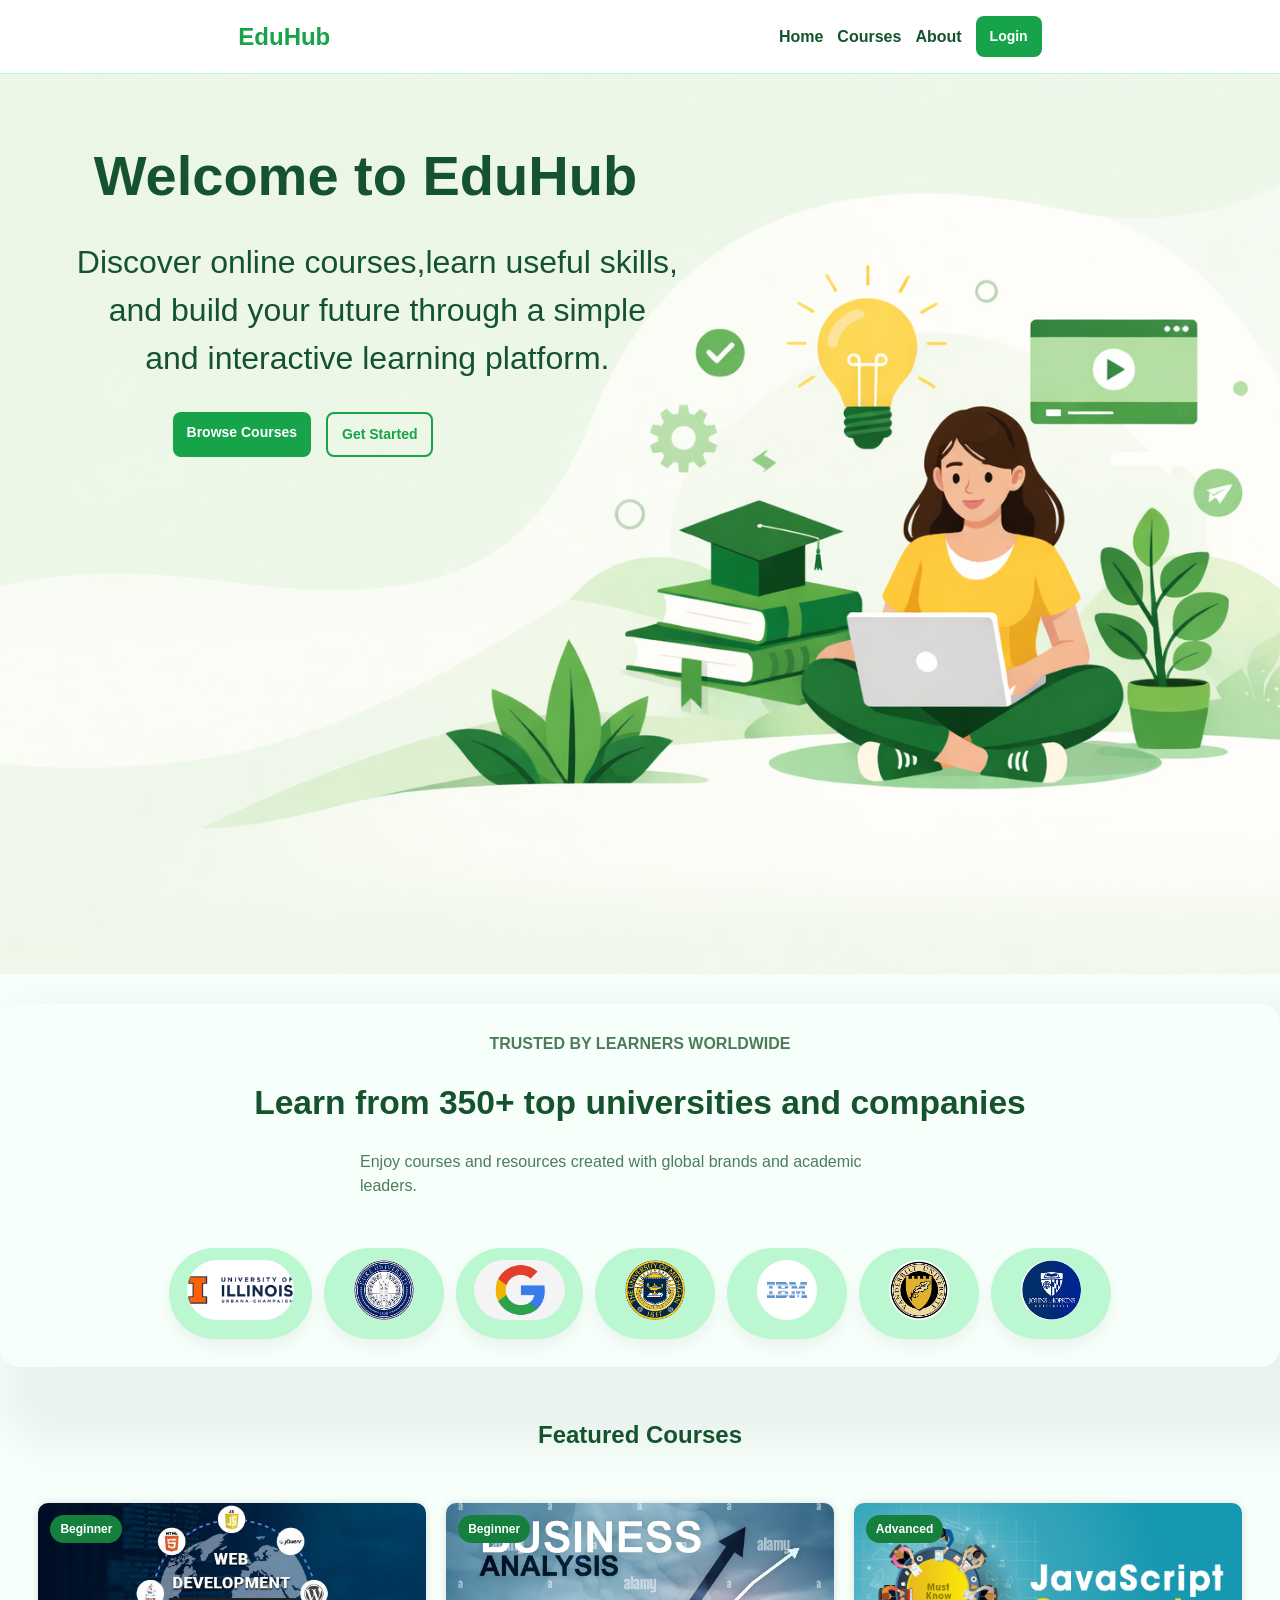
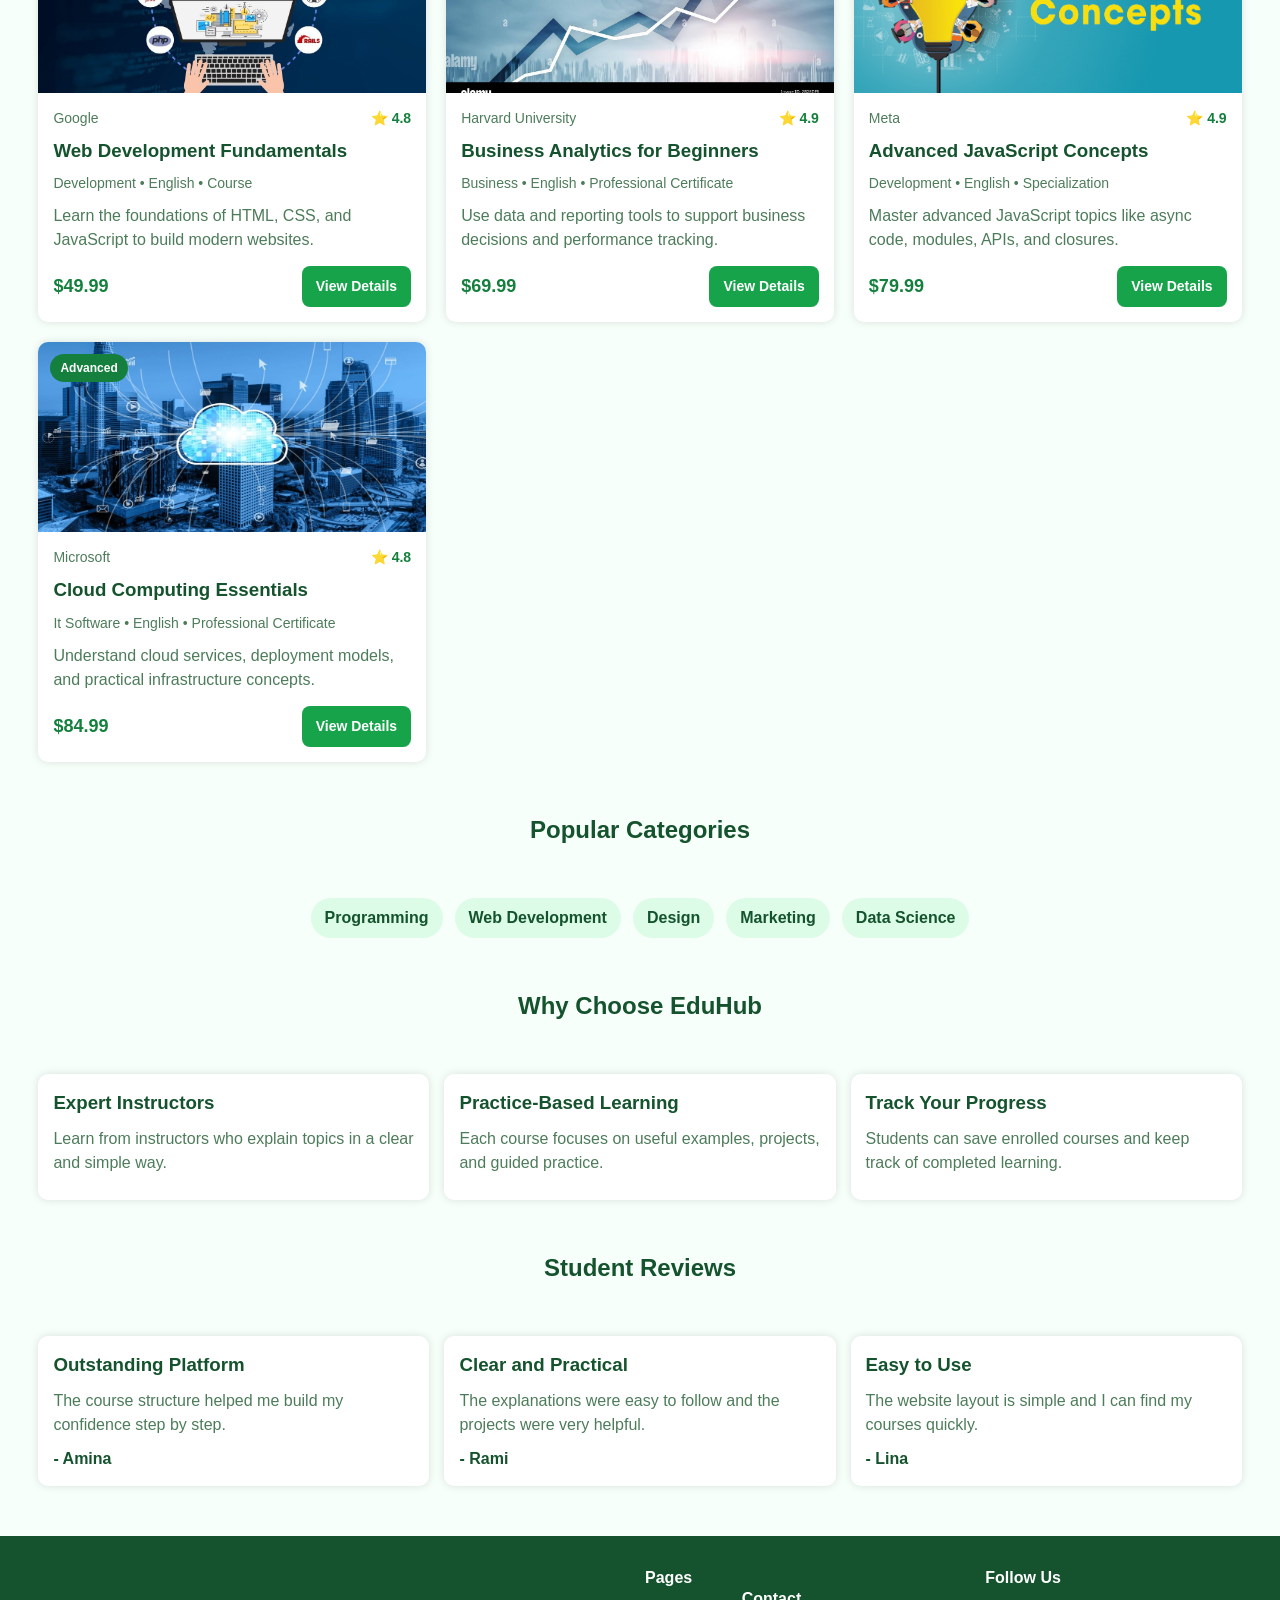
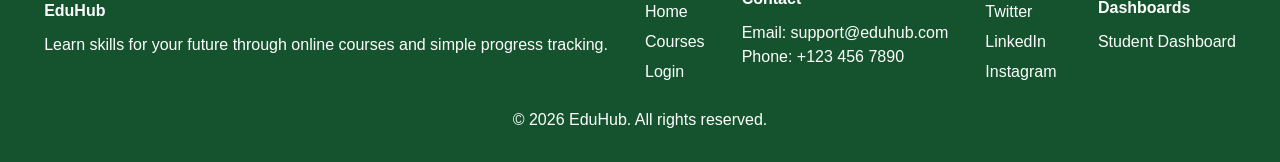
<file: index.html>
<!DOCTYPE html>
<html lang="en">
<head>
   <meta charset="UTF-8">
  <meta name="viewport" content="width=device-width, initial-scale=1.0">
  <meta name="description" content="EduHub is an online learning platform that helps students explore courses, build skills, and grow their future.">
  <meta name="keywords" content="EduHub, online learning, online courses, education platform, student learning">
  <meta name="author" content="EduHub">
  <title>EduHub - Home</title>
  
    
    <link rel="stylesheet" href="styles/courses.css">
    <link rel="stylesheet" href="styles/style.css">
    <link rel="stylesheet" href="styles/index.css">
</head>



<body>
  <header>
    <div class="Navbar">
      <a class="Logo" href="index.html">EduHub</a>
      <nav id="NavLinks" class="NavLinks">
  <a href="index.html">Home</a>
  <a href="pages/courses.html">Courses</a>
  <a href="pages/About.html">About</a>
  <a href="pages/profile.html" id="ProfileLink">Profile</a>
  <a href="pages/auth.html" id="Login" class="Btn Btn1">Login</a>
</nav>
      <button id="MenuToggle" class="Hidden">Menu</button>
    </div>
  </header>




  <main>

    <section class="Hero">
        <h1>Welcome to EduHub</h1>
        <p>
          Discover online courses,learn useful skills, <br>and build your future
          through a simple <br>and interactive learning platform.
        </p>
        <div class="HeroActions">
          <a class="Btn Btn1" href="pages/courses.html">Browse Courses</a>
          <a class="Btn Btn2" href="pages/auth.html">Get Started</a>
        </div>
    </section>

    <section class="PageSection TrustedSection">
        <div class="TrustedCopy">
          <p class="SectionTag">Trusted by learners worldwide</p>
          <h2>Learn from 350+ top universities and companies</h2>
          <p>Enjoy courses and resources created with global brands and academic leaders.</p>
        </div>
        <div class="TrustedLogos">
          <span><img src="img/Illinois.png" alt="University of Illinois"></span>
          <span><img src="img/Duke.jpg" alt="Duke University"></span>
          <span><img src="img/Google.png" alt="Google"></span>
          <span><img src="img/Michigan.png" alt="University of Michigan"></span>
          <span><img src="img/IBM.png" alt="IBM"></span>
          <span><img src="img/Vanderbilt.png" alt="Vanderbilt University"> </span>
          <span><img src="img/Johns Hopkins.png" alt="Johns Hopkins University"></span>
        </div>
    </section>


     <section class="PageSection">
        <h2 class="Headerr">Featured Courses</h2>
        <div id="CoursesGrid" class="CourseCardContainer"></div>
    </section>


    


    <section class="PageSection">
        <h2 class="Headerr">Popular Categories</h2>
        <div class="CategoryRow">
          <span class="Badge">Programming</span>
          <span class="Badge">Web Development</span>
          <span class="Badge">Design</span>
          <span class="Badge">Marketing</span>
          <span class="Badge">Data Science</span>
  </div>
</section>
    


    <section class="PageSection">
        <h2 class="Headerr">Why Choose EduHub</h2>
        <div class="CardContainer">
          <div class="Card">
            <div class="CardBody">
              <h3>Expert Instructors</h3>
              <p class="CardText">Learn from instructors who explain topics in a clear and simple way.</p>
            </div>
          </div>

          <div class="Card">
            <div class="CardBody">
              <h3>Practice-Based Learning</h3>
              <p class="CardText">Each course focuses on useful examples, projects, and guided practice.</p>
            </div>
          </div>

          <div class="Card">
            <div class="CardBody">
              <h3>Track Your Progress</h3>
              <p class="CardText">Students can save enrolled courses and keep track of completed learning.</p>
            </div>
          </div>
        </div>
    </section>


    



    
    <section class="PageSection">
        <h2 class="Headerr">Student Reviews</h2>
        <div class="CardContainer">
          <div class="Card">
            <div class="CardBody">
              <h3>Outstanding Platform</h3>
              <p class="CardText">The course structure helped me build my confidence step by step.</p>
              <strong>- Amina</strong>
            </div>
          </div>

          <div class="Card">
            <div class="CardBody">
              <h3>Clear and Practical</h3>
              <p class="CardText">The explanations were easy to follow and the projects were very helpful.</p>
              <strong>- Rami</strong>
            </div>
          </div>

          <div class="Card">
            <div class="CardBody">
              <h3>Easy to Use</h3>
              <p class="CardText">The website layout is simple and I can find my courses quickly.</p>
              <strong>- Lina</strong>
            </div>
          </div>
      </div>
    </section>
  </main>






   <footer class="Footer">
      <div class="FooterContainer">
        <div>
          <h4>EduHub</h4>
          <p>Learn skills for your future through online courses and simple progress tracking.</p>
        </div>

        <div>
          <h4>Pages</h4>
          <a href="index.html">Home</a>
          <a href="pages/courses.html">Courses</a>
          <a href="pages/auth.html">Login</a>
        </div>
        <div>
           <h4>Contact</h4>
      <p>Email: support@eduhub.com</p>
      <p>Phone: +123 456 7890</p>
        </div>
        <div>
            <h4>Follow Us</h4>
      <a href="https://x.com/eduhub">Twitter</a>
      <a href="https://linkedin.com/company/eduhub">LinkedIn</a>
      <a href="https://instagram.com/eduhub">Instagram</a>
        </div>

        <div>
          <h4>Dashboards</h4>
          <a href="pages/student-dashboard.html">Student Dashboard</a>
        </div>
      </div>
      


      <p class="FooterCopy">© 2026 EduHub. All rights reserved.</p>
  </footer>

    <script src="data/courses.js"></script>
  <script src="data/main.js"></script>
  <script src="data/index.js"></script>

</body>
</html>
</file>
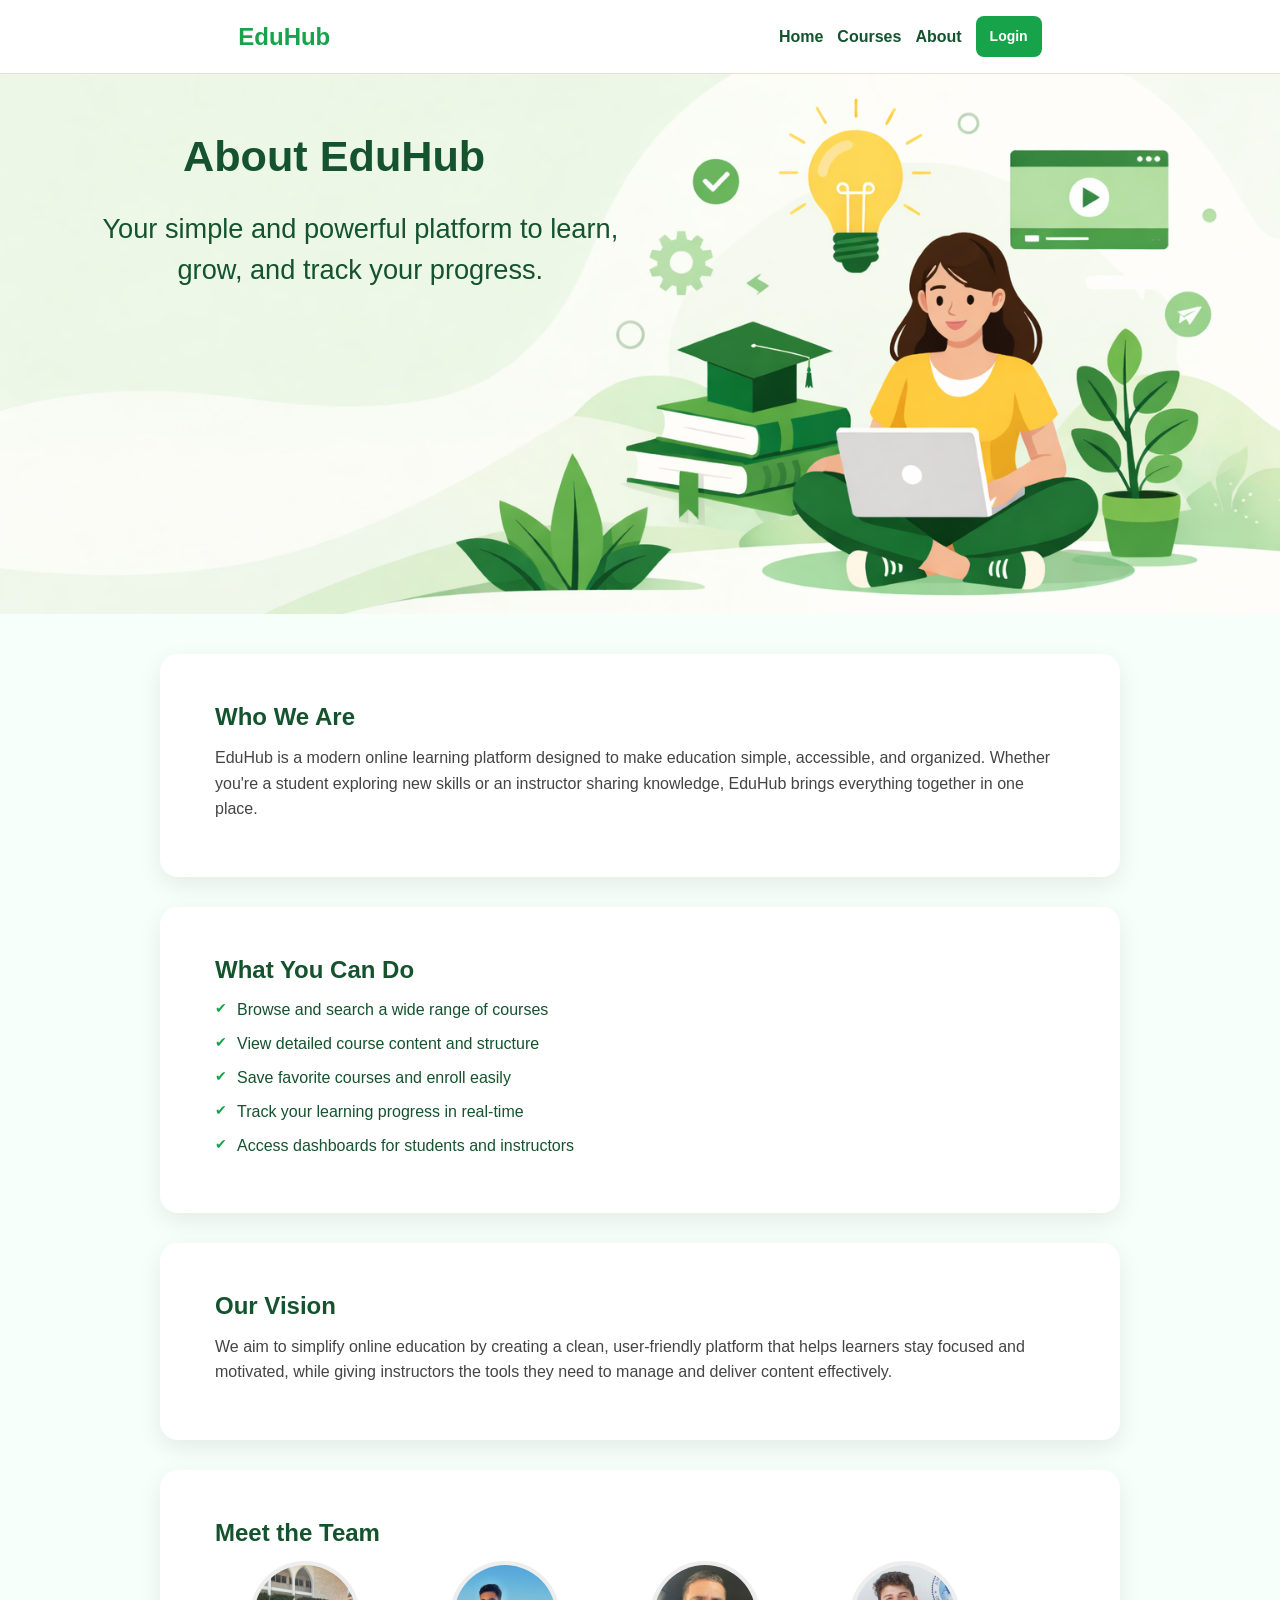
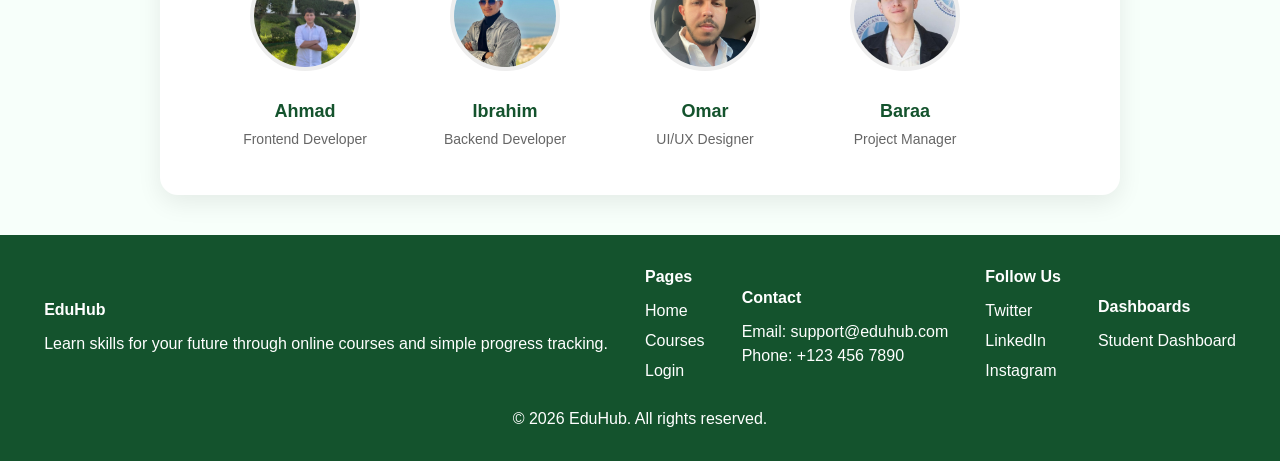
<file: pages/About.html>
<!DOCTYPE html>
<html lang="en">
<head>
<meta name="description" content="Learn more about EduHub, our mission, and how we help students access online learning and skill development.">
<meta name="keywords" content="about EduHub, learning platform, online education, student courses">
<meta name="author" content="EduHub">
<meta name="robots" content="index, follow">
   <title>EduHub - About Us</title>
  <link rel="stylesheet" href="../styles/style.css">
  <link rel="stylesheet" href="../styles/about.css">
</head>
<body>
  <header>
    <div class="Navbar">
      <a class="Logo" href="../index.html">EduHub</a>
     <nav id="NavLinks" class="NavLinks">
  <a href="../index.html">Home</a>
  <a href="courses.html">Courses</a>
  <a href="About.html">About</a>
  <a href="profile.html" id="ProfileLink">Profile</a>
  <a href="auth.html" id="Login" class="Btn Btn1">Login</a>
</nav>
      <button id="MenuToggle" class="Hidden">Menu</button>
      
    </div>
  </header>

<main class="PageSection">

  <section class="Hero">
    <h1>About EduHub</h1>
        <p>Your simple and powerful platform to learn,<br> grow, and track your progress.</p>
    </section>

  <div class="AboutGrid">

    <div class="Card">
      <div class="CardBody">
        <h2>Who We Are</h2>
        <p class="CardText">
          EduHub is a modern online learning platform designed to make education simple, accessible, and organized.
          Whether you're a student exploring new skills or an instructor sharing knowledge, EduHub brings everything together in one place.
        </p>
      </div>
    </div>

    <div class="Card">
      <div class="CardBody">
        <h2>What You Can Do</h2>
        <ul class="List">
          <li>Browse and search a wide range of courses</li>
          <li>View detailed course content and structure</li>
          <li>Save favorite courses and enroll easily</li>
          <li>Track your learning progress in real-time</li>
          <li>Access dashboards for students and instructors</li>
        </ul>
      </div>
    </div>

    <div class="Card">
      <div class="CardBody">
        <h2>Our Vision</h2>
        <p class="CardText">
          We aim to simplify online education by creating a clean, user-friendly platform that helps learners stay focused and motivated,
          while giving instructors the tools they need to manage and deliver content effectively.
        </p>
      </div>
    </div>

<div class="Card">
  <div class="CardBody">
    <h2>Meet the Team</h2>

    <div class="TeamGrid">
      <div class="TeamMember">
        <img src="../img/ahmad.jpeg" alt="Ahmad">
        <h3>Ahmad</h3>
        <p>Frontend Developer</p>
      </div>

      <div class="TeamMember">
        <img src="../img/ibrahim.jpeg" alt="Ibrahim">
        <h3>Ibrahim</h3>
        <p>Backend Developer</p>
      </div>

      <div class="TeamMember">
        <img src="../img/omar.jpeg" alt="Omar">
        <h3>Omar</h3>
        <p>UI/UX Designer</p>
      </div>

      <div class="TeamMember">
        <img src="../img/baraa.jpeg" alt="Baraa">
        <h3>Baraa</h3>
        <p>Project Manager</p>
      </div>
    </div>
  </div>
</div>

  </div>

</main>


  <footer class="Footer">
      <div class="FooterContainer">
        <div>
          <h4>EduHub</h4>
          <p>Learn skills for your future through online courses and simple progress tracking.</p>
        </div>

        <div>
          <h4>Pages</h4>
          <a href="../index.html">Home</a>
          <a href="courses.html">Courses</a>
          <a href="auth.html">Login</a>
        </div>
        <div>
           <h4>Contact</h4>
      <p>Email: support@eduhub.com</p>
      <p>Phone: +123 456 7890</p>
        </div>
        <div>
            <h4>Follow Us</h4>
      <a href="https://x.com/eduhub">Twitter</a>
      <a href="https://linkedin.com/company/eduhub">LinkedIn</a>
      <a href="https://instagram.com/eduhub">Instagram</a>
        </div>

        <div>
          <h4>Dashboards</h4>
          <a href="student-dashboard.html">Student Dashboard</a>
        </div>
      </div>
      


      <p class="FooterCopy">© 2026 EduHub. All rights reserved.</p>
  </footer>
  <script src="../data/main.js"></script>
</body>
</html>
</file>
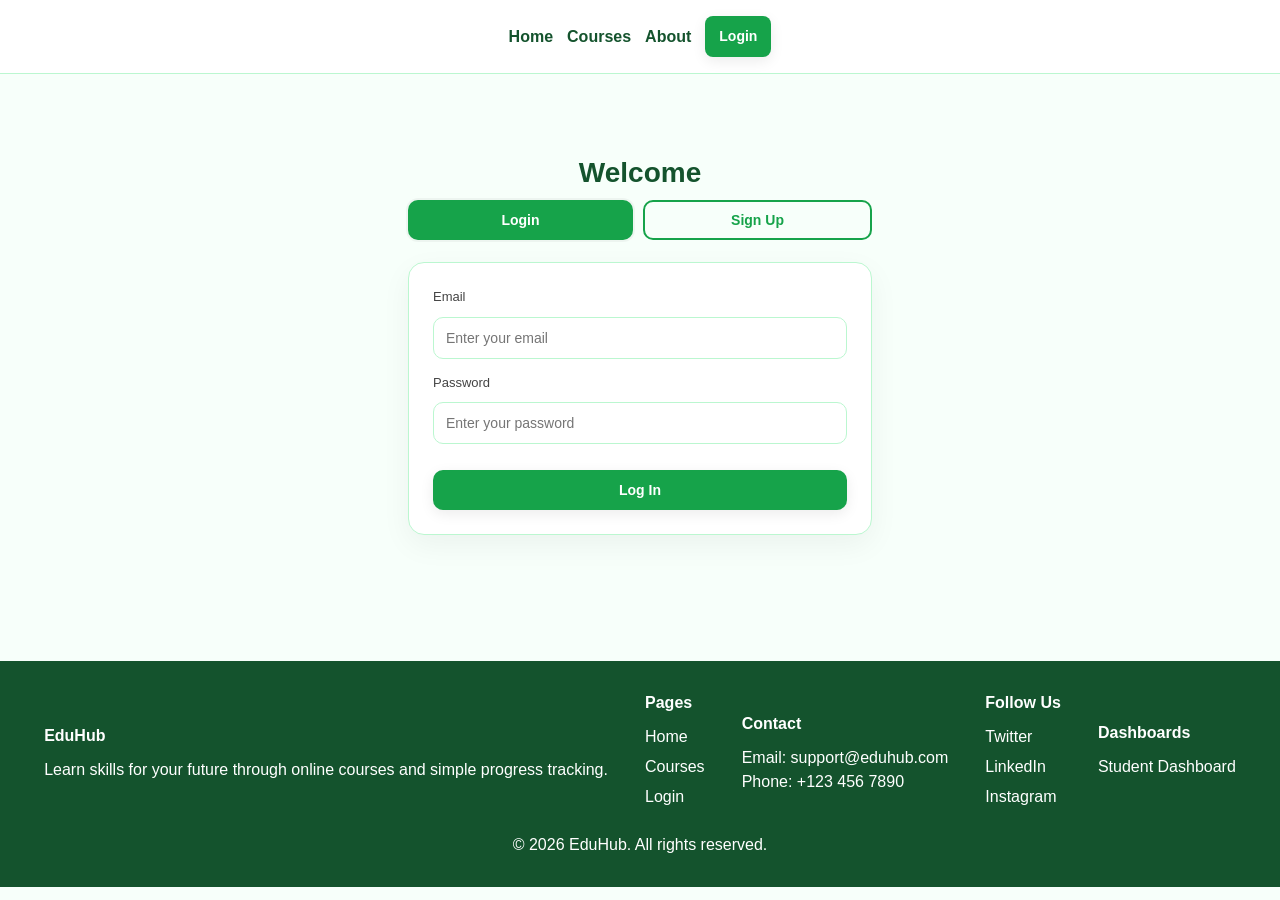
<file: pages/auth.html>
<!DOCTYPE html>
<html lang="en">
<head>
<meta name="description" content="Login or create an EduHub account to access courses, track learning, and manage your profile.">
<meta name="keywords" content="login, register, EduHub account, online learning access">
<meta name="author" content="EduHub">
<meta name="robots" content="index, follow">
     <title>EduHub - Login</title>
  <link rel="stylesheet" href="../styles/style.css">
  <link rel="stylesheet" href="../styles/auth.css">
</head>
<body>
   <header>
    <div class="Navbar">
      <nav id="NavLinks" class="NavLinks">
  <a href="../index.html">Home</a>
  <a href="courses.html">Courses</a>
  <a href="About.html">About</a>
  <a href="profile.html" id="ProfileLink">Profile</a>
  <a href="auth.html" id="Login" class="Btn Btn1">Login</a>
</nav>
      <button id="MenuToggle" class="Hidden">Menu</button>
    </div>
  </header>

<main class="PageSection">
  <div class="Auth">
    <h1>Welcome</h1>

    <div class="AuthSwitch">
      <button id="ShowLogin" class="Btn Btn1 active">Login</button>
      <button id="ShowSignup" class="Btn Btn2">Sign Up</button>
    </div>

    <form id="LoginForm" class="AuthPanel">
      <label class="Label">Email</label>
      <input id="LoginEmail" type="email" class="InputField" placeholder="Enter your email" required>

      <label class="Label">Password</label>
      <input id="LoginPassword" type="password" class="InputField" placeholder="Enter your password" required>

      <button type="submit" id="LoginSubmit" class="Btn Btn1">Log In</button>
    </form>

    <form id="SignupForm" class="AuthPanel Hidden">
      <label class="Label">Name</label>
      <input id="SignupName" type="text" class="InputField" placeholder="Enter your name" required>

      <label class="Label">Email</label>
      <input id="SignupEmail" type="email" class="InputField" placeholder="Enter your email" required>

      <label class="Label">Password</label>
      <input id="SignupPassword" type="password" class="InputField" placeholder="Create a password" required>

      <label class="Label">Confirm Password</label>
      <input id="SignupConfirmPassword" type="password" class="InputField" placeholder="Confirm your password" required>

      <label class="Label">Role</label>
      <select id="SignupRole" class="InputField">
        <option value="student">Student</option>
        <option value="instructor">Instructor</option>
      </select>

      <button type="submit" id="SignupSubmit" class="Btn Btn1">Create Account</button>
    </form>

    <p id="AuthMessage" style="margin-top:10px;"></p>
  </div>
</main>

   <footer class="Footer">
      <div class="FooterContainer">
        <div>
          <h4>EduHub</h4>
          <p>Learn skills for your future through online courses and simple progress tracking.</p>
        </div>

        <div>
          <h4>Pages</h4>
          <a href="../index.html">Home</a>
          <a href="courses.html">Courses</a>
          <a href="auth.html">Login</a>
        </div>
        <div>
           <h4>Contact</h4>
      <p>Email: support@eduhub.com</p>
      <p>Phone: +123 456 7890</p>
        </div>
        <div>
            <h4>Follow Us</h4>
      <a href="https://x.com/eduhub">Twitter</a>
      <a href="https://linkedin.com/company/eduhub">LinkedIn</a>
      <a href="https://instagram.com/eduhub">Instagram</a>
        </div>

        <div>
          <h4>Dashboards</h4>
          <a href="student-dashboard.html">Student Dashboard</a>
        </div>
      </div>
      


      <p class="FooterCopy">© 2026 EduHub. All rights reserved.</p>
  </footer>
  <script src="../data/main.js"></script>
  <script src="../data/auth.js"></script>
</body>
</html>
</file>
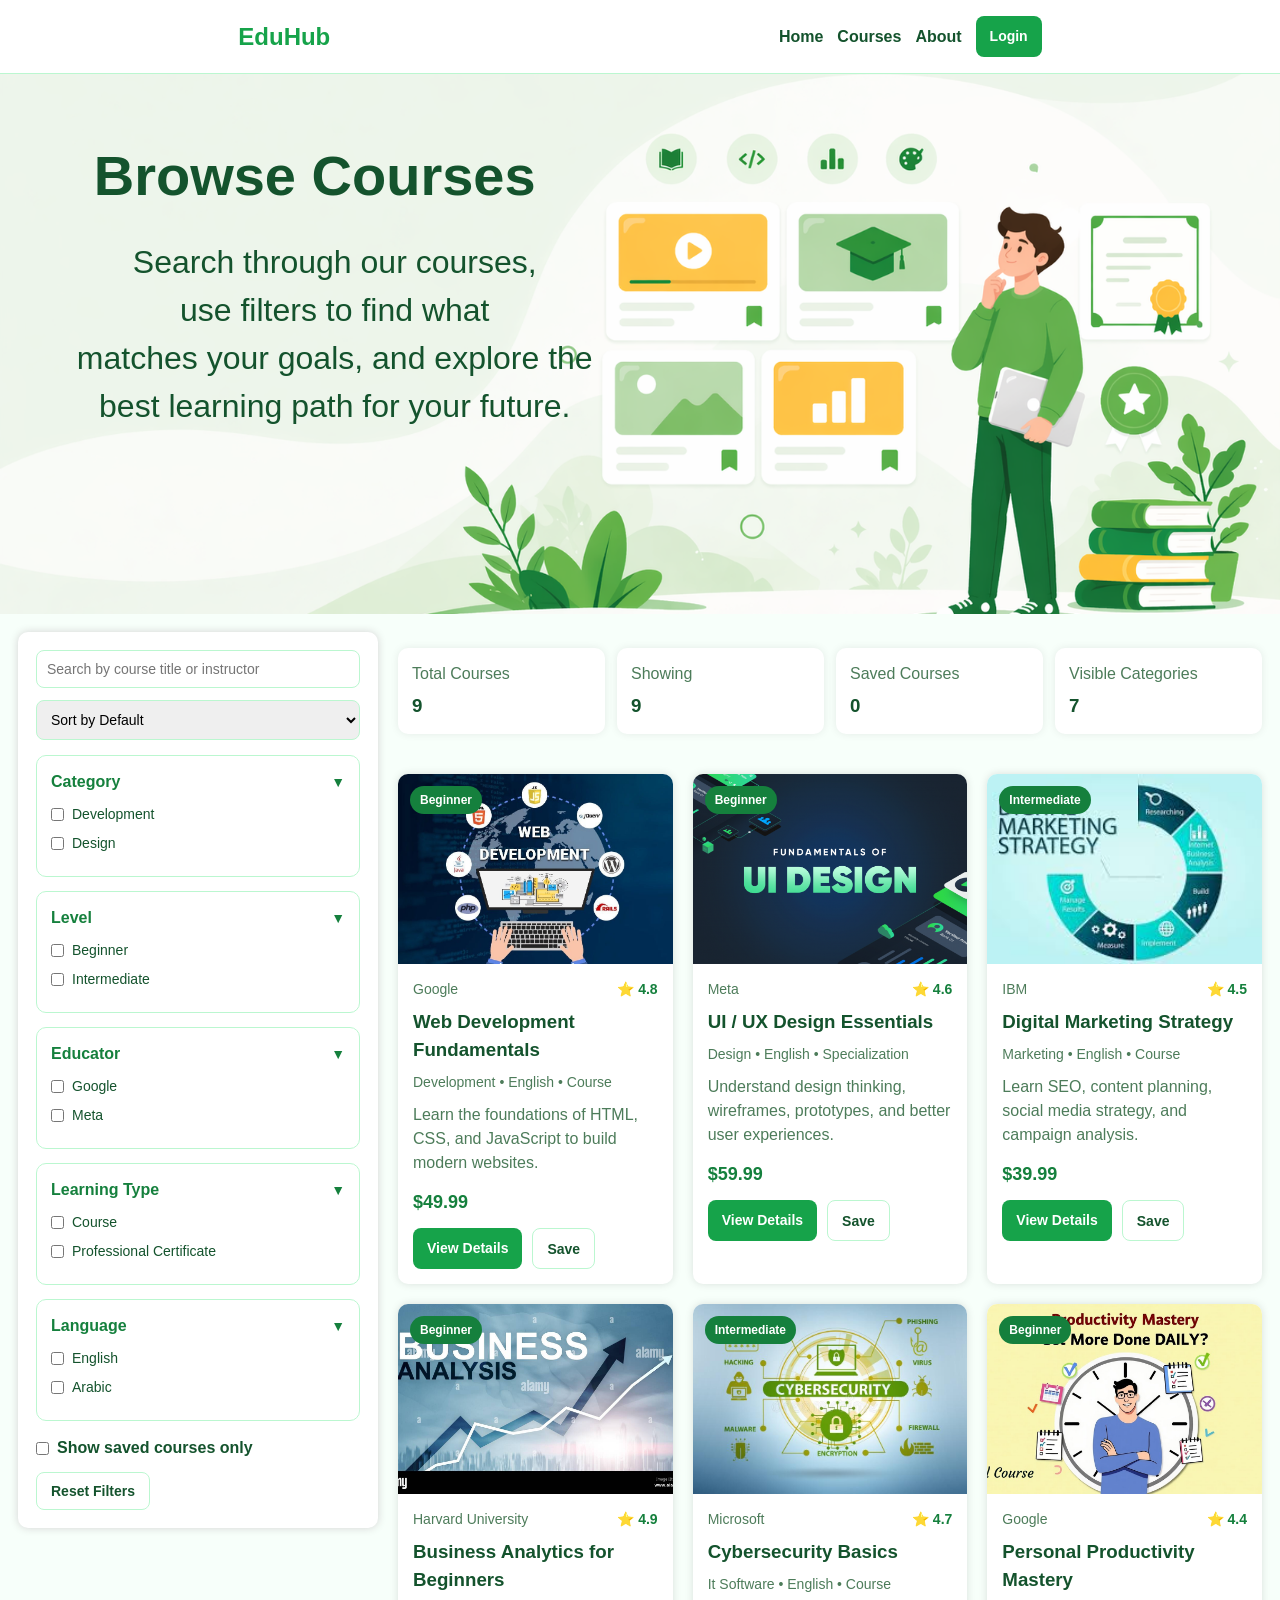
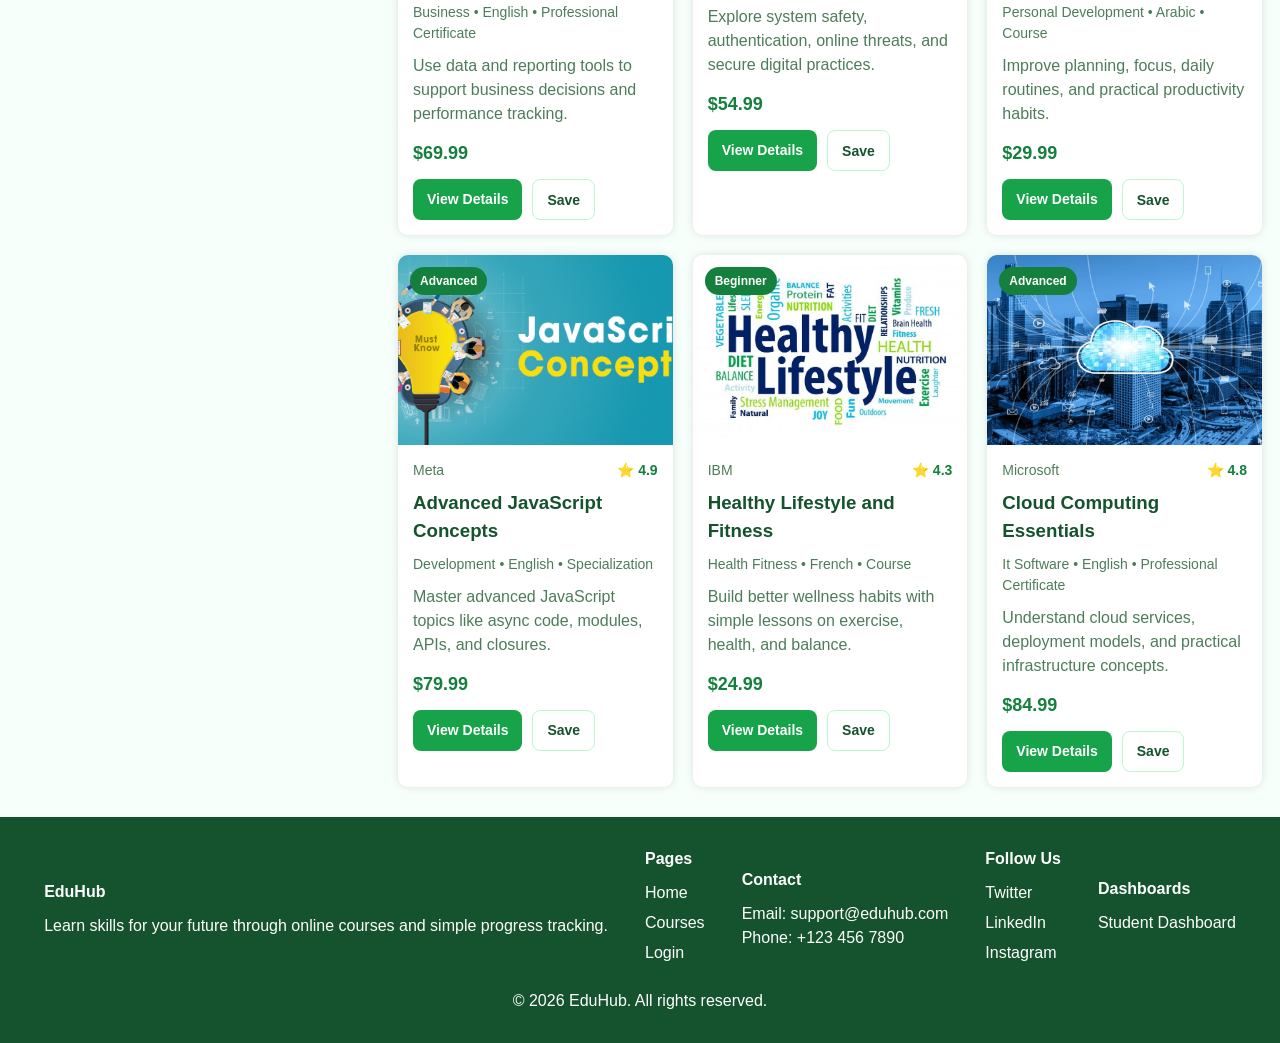
<file: pages/courses.html>
<!DOCTYPE html>
<html lang="en">
<head>
   <meta charset="UTF-8">
  <meta name="viewport" content="width=device-width, initial-scale=1.0">
  <meta name="description" content="Browse online courses by category, level, educator, and language on EduHub.">
  <meta name="keywords" content="courses, online courses, browse courses, learning platform, EduHub">
  <meta name="author" content="EduHub">
     <title>EduHub - Courses</title>
  <link rel="stylesheet" href="../styles/style.css">
  <link rel="stylesheet" href="../styles/courses.css">
  <style>
    .PageSection {
      padding: 0;
      margin: 0;
    }
  </style>
</head>
<body>
  <header>
    <div class="Navbar">
      <a class="Logo" href="../index.html">EduHub</a>
     <nav id="NavLinks" class="NavLinks">
  <a href="../index.html">Home</a>
  <a href="courses.html">Courses</a>
  <a href="About.html">About</a>
  <a href="profile.html" id="ProfileLink">Profile</a>
  <a href="auth.html" id="Login" class="Btn Btn1">Login</a>
</nav>
      <button id="MenuToggle" class="Hidden">Menu</button>
    </div>
  </header>

  <main class="PageSection">


    <section class="Hero">
        <h1>Browse Courses</h1>
        <p>
           Search through our courses, <br>use filters to find what <br>matches your goals,
        and explore the <br>best learning path for your future.
        </p>

    </section>

 <section class="CoursesLayout">
    <aside class="FiltersSidebar">
    <div class="Controls">
      <div class="TopControls">
      <input type="text" id="SearchQuery" class="InputField" placeholder="Search by course title or instructor">
      

      
        <select id="SortFilter">
          <option value="default">Sort by Default</option>
          <option value="title-asc">Sort by Title A-Z</option>
          <option value="title-desc">Sort by Title Z-A</option>
          <option value="price-asc">Sort by Price Low to High</option>
          <option value="price-desc">Sort by Price High to Low</option>
          <option value="rating-desc">Sort by Rating</option>
        </select>
      </div>

<div class="FilterGroups">
  
        <div class="FilterGroup">
           <div class="FilterHeader">
            <h4>Category</h4>
            <button type="button" class="ToggleFilterBtn">▼</button>
           </div>
          
           <div class="FilterOptions collapsed">
          <label><input type="checkbox" name="category" value="development"> Development</label>
          <label><input type="checkbox" name="category" value="design"> Design</label>
          <label><input type="checkbox" name="category" value="business"> Business</label>
          <label><input type="checkbox" name="category" value="marketing"> Marketing</label>
          <label><input type="checkbox" name="category" value="it-software"> IT & Software</label>
          <label><input type="checkbox" name="category" value="personal-development"> Personal Development</label>
          <label><input type="checkbox" name="category" value="health-fitness"> Health & Fitness</label>
           </div>
        </div>

        <div class="FilterGroup">

          <div class="FilterHeader">
            <h4>Level</h4>
            <button type="button" class="ToggleFilterBtn">▼</button>
          </div>

          <div class="FilterOptions collapsed">
          <label><input type="checkbox" name="level" value="beginner"> Beginner</label>
          <label><input type="checkbox" name="level" value="intermediate"> Intermediate</label>
          <label><input type="checkbox" name="level" value="advanced"> Advanced</label>
          <label><input type="checkbox" name="level" value="expert"> Expert</label>
          </div>
        </div>

        <div class="FilterGroup">
          <div class="FilterHeader">
            <h4>Educator</h4>
            <button type="button" class="ToggleFilterBtn">▼</button>
          </div>
          <div class="FilterOptions collapsed">
          <label><input type="checkbox" name="educator" value="google"> Google</label>
          <label><input type="checkbox" name="educator" value="meta"> Meta</label>
          <label><input type="checkbox" name="educator" value="microsoft"> Microsoft</label>
          <label><input type="checkbox" name="educator" value="ibm"> IBM</label>
          <label><input type="checkbox" name="educator" value="harvard university"> Harvard University</label>
          </div>
        </div>

        <div class="FilterGroup">
          <div class="FilterHeader">
            <h4>Learning Type</h4>
            <button type="button" class="ToggleFilterBtn">▼</button>
          </div>

          <div class="FilterOptions collapsed">
          <label><input type="checkbox" name="learningType" value="course"> Course</label>
          <label><input type="checkbox" name="learningType" value="professional_certificate"> Professional Certificate</label>
          <label><input type="checkbox" name="learningType" value="micro_masters"> MicroMasters</label>
          <label><input type="checkbox" name="learningType" value="specialization"> Specialization</label>
          </div>
        </div>

        <div class="FilterGroup">
          <div class="FilterHeader">
            <h4>Language</h4>
            <button type="button" class="ToggleFilterBtn">▼</button>
          </div>

          <div class="FilterOptions collapsed">
          <label><input type="checkbox" name="language" value="english"> English</label>
          <label><input type="checkbox" name="language" value="arabic"> Arabic</label>
          <label><input type="checkbox" name="language" value="french"> French</label>
          <label><input type="checkbox" name="language" value="spanish"> Spanish</label>
          </div>
        </div>
      </div>

      <div class="ExtraActions">
        <label class="SavedOnlyLabel">
          <input type="checkbox" id="SavedOnly">
          Show saved courses only
        </label>

        <button id="ResetFilters" class="Btn ResetBtn" >Reset Filters</button>
    </div>
  </div>
    </aside>

    <section class="CoursesContent">
    <div id="CoursesSummary" class="SummaryGrid"></div>
    <div id="CoursesGrid" class="CourseCardContainer"></div>
    </section>

</section>
  </main>

 <footer class="Footer">
      <div class="FooterContainer">
        <div>
          <h4>EduHub</h4>
          <p>Learn skills for your future through online courses and simple progress tracking.</p>
        </div>

        <div>
          <h4>Pages</h4>
          <a href="../index.html">Home</a>
          <a href="courses.html">Courses</a>
          <a href="auth.html">Login</a>
        </div>
        <div>
           <h4>Contact</h4>
      <p>Email: support@eduhub.com</p>
      <p>Phone: +123 456 7890</p>
        </div>
        <div>
            <h4>Follow Us</h4>
      <a href="https://x.com/eduhub">Twitter</a>
      <a href="https://linkedin.com/company/eduhub">LinkedIn</a>
      <a href="https://instagram.com/eduhub">Instagram</a>
        </div>

        <div>
          <h4>Dashboards</h4>
          <a href="student-dashboard.html">Student Dashboard</a>
        </div>
      </div>
      


      <p class="FooterCopy">© 2026 EduHub. All rights reserved.</p>
  </footer>
  <script src="../data/main.js"></script>
  <script src="../data/courses.js"></script>
</body>
</html>

<!-- jarreb -->
</file>
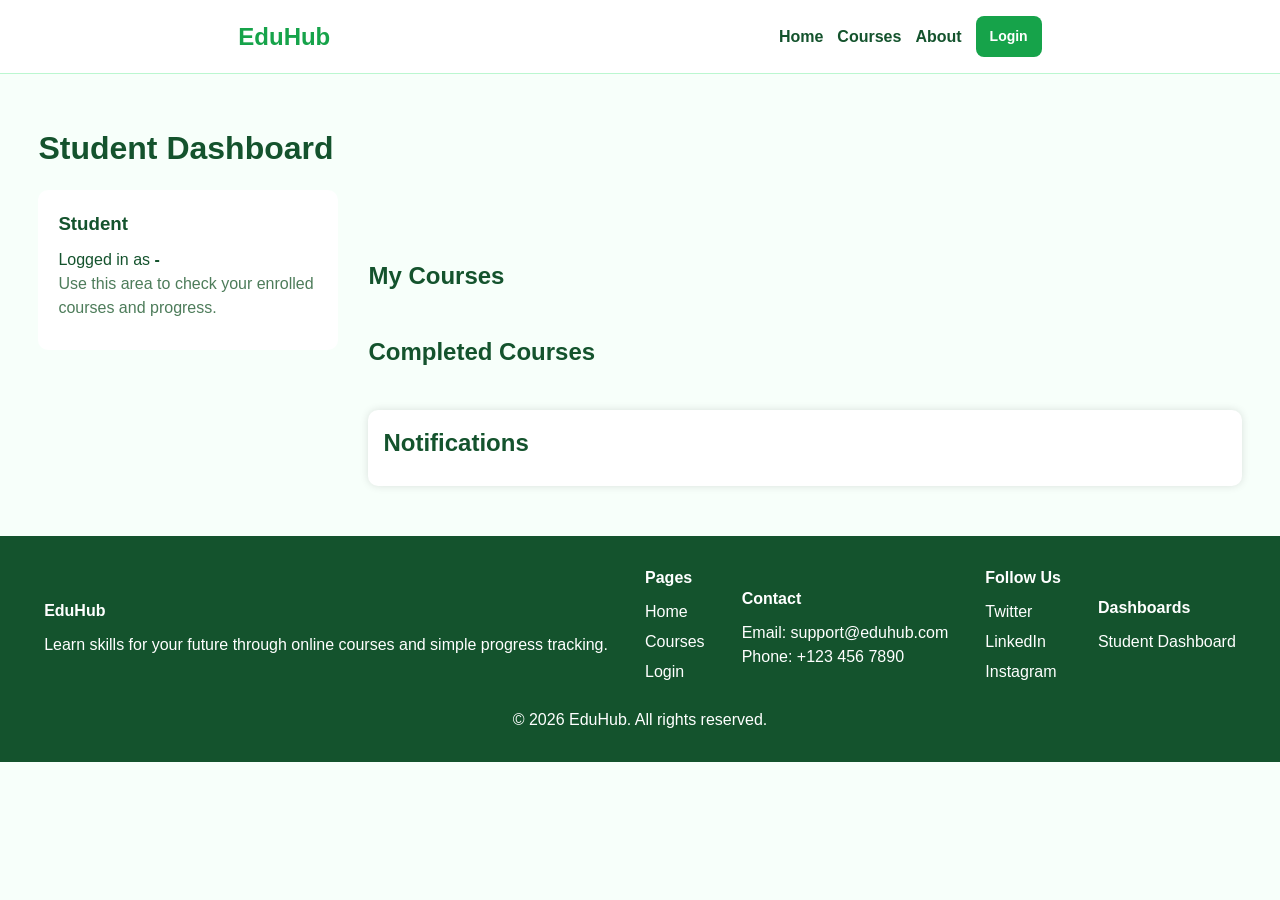
<file: pages/student-dashboard.html>
<!DOCTYPE html>
<html lang="en">
<head>
    <meta charset="UTF-8">
    <meta name="viewport" content="width=device-width, initial-scale=1.0">
     <title>Student Dashboard</title>
  <link rel="stylesheet" href="../styles/style.css">
  <link rel="stylesheet" href="../styles/student-dashboard.css">

</head>



<body>
  <header>
    <div class="Navbar">
      <a class="Logo" href="../index.html">EduHub</a>
     <nav id="NavLinks" class="NavLinks">
  <a href="../index.html">Home</a>
  <a href="courses.html">Courses</a>
  <a href="About.html">About</a>
  <a href="profile.html" id="ProfileLink">Profile</a>
  <a href="auth.html" id="Login" class="Btn Btn1">Login</a>
</nav>
      <button id="MenuToggle" class="Hidden">Menu</button>
    </div>
  </header>






 <main class="PageSection" id="StudentDashboard">
    <h1>Student Dashboard</h1>

    <div class="SidebarLayout" style="margin-top:18px;">
      <aside class="SidebarBox">
        <h3 id="SidebarName">Student</h3>
        <p>Logged in as <strong id="StudentEmail">-</strong></p>
        <p class="CardText">Use this area to check your enrolled courses and progress.</p>
      </aside>

      <div class="MainDashboard">
        <div id="StudentSummary" class="SummaryGrid"></div>

        <section>
          <h2>My Courses</h2>
          <div id="EnrolledCourses" class="CardContainer"></div>
        </section>

        <section>
          <h2>Completed Courses</h2>
          <div id="CompletedCourses" class="CardContainer"></div>
        </section>

        <section class="Card">
          <div class="CardBody">
            <h2>Notifications</h2>
            <ul id="StudentNotifications" class="PlainList NotificationList"></ul>
          </div>
        </section>
      </div>
    </div>
  </main>




  
   <footer class="Footer">
      <div class="FooterContainer">
        <div>
          <h4>EduHub</h4>
          <p>Learn skills for your future through online courses and simple progress tracking.</p>
        </div>

        <div>
          <h4>Pages</h4>
          <a href="../index.html">Home</a>
          <a href="courses.html">Courses</a>
          <a href="auth.html">Login</a>
        </div>
        <div>
           <h4>Contact</h4>
      <p>Email: support@eduhub.com</p>
      <p>Phone: +123 456 7890</p>
        </div>
        <div>
            <h4>Follow Us</h4>
      <a href="https://x.com/eduhub">Twitter</a>
      <a href="https://linkedin.com/company/eduhub">LinkedIn</a>
      <a href="https://instagram.com/eduhub">Instagram</a>
        </div>

        <div>
          <h4>Dashboards</h4>
          <a href="student-dashboard.html">Student Dashboard</a>
        </div>
      </div>
      


      <p class="FooterCopy">© 2026 EduHub. All rights reserved.</p>
  </footer>

<script src="../data/main.js"></script>
<script src="../data/courses.js"></script>
<script src="../data/dashboard.js"></script>
</body>
</html>
</file>
<file: styles/courses.css>
.Controls {
  display: grid;
  gap: 15px;
  margin-bottom: 20px;
  background: var(--surface);
  border-radius: 10px;
  box-shadow: 0 0 8px lightgrey;
  padding: 18px;
}

.CourseCardContainer {
  display: grid;
  grid-template-columns: repeat(4, minmax(0, 1fr));
  gap: 20px;
  justify-content: start;
}


.CourseCardContainer > * {
  min-width: 0;
}
.Hero {

  background-image: url(../img/courses_hero.png);
  background-size: cover;
  background-position: center;
  
  padding: 60px 6%;
  text-align: center;
  width: 100%;
  min-height: 60vh;
  display: flex;
  flex-direction: column;
  flex-wrap: wrap;
  align-items: flex-start;
  justify-content: flex-start;
  gap: 10px;
}

.Hero h1 {
  font-size: 350%;
  text-align: center;
  position: relative;
  left: 1.5%;

}

.Hero p {
  font-size: 200%;
}

.CoursesLayout {
  display: grid;
  grid-template-columns: 360px 1fr;
  gap: 20px;
  align-items: start;
  margin: 18px;
}

.FiltersSidebar {
  position: sticky;
  top: 20px;
  
}

.CoursesContent {
  display: grid;
  gap: 18px;
}

.CoursesIntro {
  color: var(--muted);
  max-width: 760px;
  font-size: 200%;
}

.TopControls {
  display: grid;
  grid-template-columns: 1fr;
  gap: 12px;
}

.FilterGroups {
  display: grid;
  gap: 14px;
}

.FilterGroup {
  background: white;
  border: 1px solid var(--border);
  border-radius: 10px;
  padding: 14px;
}

/* .FilterGroup h4 {
  color: var(--primary-dark);
  margin-bottom: 10px;
}

.FilterGroup label {
  display: flex;
  align-items: center;
  gap: 8px;
  margin-bottom: 8px;
  color: var(--text);
  cursor: pointer;
  font-size: 14px;
}

.FilterGroup input[type="checkbox"] {
  width: 10px;
} */

.FilterHeader {
  display: flex;
  justify-content: space-between;
  align-items: center;
  margin-bottom: 10px;
}

.FilterHeader h4 {
  color: var(--primary-dark);
  margin: 0;
}

.ToggleFilterBtn {
  background: transparent;
  border: none;
  color: var(--primary-dark);
  font-size: 14px;
  cursor: pointer;
}

.FilterOptions label {
  display: flex;
  align-items: center;
  gap: 8px;
  margin-bottom: 8px;
  color: var(--text);
  cursor: pointer;
  font-size: 14px;
}

.FilterOptions input[type="checkbox"] {
  width: auto;
}

.FilterOptions.collapsed label:nth-child(n + 3) {
  display: none;
}

.ExtraActions {
  display: flex;
  justify-content: space-between;
  align-items: center;
  gap: 12px;
  flex-wrap: wrap;
}

.SavedOnlyLabel {
  display: flex;
  align-items: center;
  gap: 8px;
  font-weight: bold;
  color: var(--text);
}

.SavedOnlyLabel input {
  width: auto;
}

.ResetBtn {
  background: white;
  border: 1px solid var(--border);
  color: var(--text);
}

.ResetBtn:hover {
  background: var(--accent);
}

@media (max-width: 1500px) {
  .CourseCardContainer {
    grid-template-columns: repeat(3, minmax(0, 1fr));
  }
}

@media (max-width: 1200px) {
  .CoursesLayout {
    grid-template-columns: 320px 1fr;
  }

  .CourseCardContainer {
    grid-template-columns: repeat(2, minmax(0, 1fr));
  }
}

@media (max-width: 768px) {
  .TopControls {
    grid-template-columns: 1fr;
  }

  .CoursesLayout {
    grid-template-columns: 1fr;
  }

  .FiltersSidebar {
    position: static;
  }

  .CourseCardContainer {
    grid-template-columns: 1fr;
    justify-content: stretch;
  }

  .Hero {
    min-height: 40vh;
    padding: 40px 5%;
  }

  .Hero h1 {
    font-size: 200%;
  }

  .Hero p {
    font-size: 140%;
  }
}
</file>
<file: styles/style.css>
* {
  box-sizing: border-box;
  margin: 0;
  padding: 0;
}

:root {
  --primary: #16A34A;
  --primary-dark: #15803D;
  --background: #f7fffa;
  --surface: #FFFFFF;
  --text: #14532D;
  --muted: #4D7C5A;
  --border: #BBF7D0;
  --accent: #DCFCE7;
}
/* edite */
body {
  font-family:'Trebuchet MS', 'Lucida Sans Unicode', 'Lucida Grande', 'Lucida Sans', Arial, sans-serif;
  background: var(--background);
  color: var(--text);
  line-height: 1.5;
}

header {
  padding: 0 20px;
  background: white;
  border-bottom: 1px solid var(--border);
  position: sticky;
  top: 0;
  z-index: 10000;
}


a {
  text-decoration: none;
  color: inherit;
}

h1,
h2,
h3,
h4 {
  margin-bottom: 10px;
}

.Hidden {
  display: none;
}

.Navbar {
  display: flex;
  justify-content: space-around;
  align-items: center;
  gap: 12px;
  padding: 16px 0;
}

.Logo {
  font-size: 24px;
  font-weight: bold;
  color: var(--primary);
}

.NavLinks {
  display: flex;
  gap: 14px;
  align-items: center;
}

.NavLinks a {
  font-weight: bold;
}

#MenuToggle {
  display: none;
  background: transparent;
  border: none;
  font-size: 18px;
  cursor: pointer;
}

.PageSection {
  padding: 30px 0;
  margin: 50px 0;
}

.SectionTag {
  color: var(--primary);
  font-weight: 700;
  text-transform: uppercase;
  margin-bottom: 10px;
  font-size: 1rem;
}


.Btn {
  display: inline-block;
  padding: 10px 14px;
  border: none;
  border-radius: 8px;
  cursor: pointer;
  font-size: 14px;
  font-weight: bold;
}

.Btn1 {
  background: var(--primary);
  color: white;
}

.Btn2 {
  background: transparent;
  color: var(--primary);
  border: 2px solid var(--primary);
}

.Btn:hover {
  transform: translateY(-2px);
  opacity: 0.95;
}

.PageSection {
  padding: 0% 3%;
}
.Headerr{
  text-align: center;
  padding-bottom: 40px;
}
.CategoryRow{
  display: flex;
  align-items: center;
  justify-content: center;
}
.CardContainer {
  display: grid;
grid-template-columns: repeat(auto-fit, minmax(250px, 1fr));
  gap: 15px;
}

.Card {
  background: var(--surface);
  border-radius: 10px;
  box-shadow: 0 0 8px rgba(0, 0, 0, 0.12);
  overflow: hidden;
  transition: transform 0.25s ease, box-shadow 0.25s ease;
  animation: fadeIn 0.4s ease;
}

.Card:hover {
  transform: translateY(-4px);
}

.Card img {
  width: 100%;
  height: 180px;
  object-fit: cover;
}

.CardBody {
  padding: 15px;
}

.CardTitle {
  margin-bottom: 8px;
}

.CardText {
  color: var(--muted);
  margin-bottom: 10px;
}

.BtnOutline:hover {
  background: var(--primary);
  color: white;
}


.Footer {
  background: var(--text);
  color: white;
  margin-top: 30px;
  padding: 30px 2%;
}

.FooterContainer {
  display: flex;
  align-items: center;
  justify-content: space-around;
  flex-wrap: wrap;
}

.Footer a {
  display: block;
  color: #ffffff;
  margin-bottom: 6px;
}

.FooterCopy {
  text-align: center;
  margin-top: 18px;
}

 .InputField,
select,
textarea,
input {
  width: 100%;
  padding: 10px;
  border: 1px solid var(--border);
  border-radius: 8px;
  font-size: 14px;
} 


.SummaryGrid {
  display: grid;
  grid-template-columns: repeat(auto-fit, minmax(180px, 1fr));
  gap: 12px;
  margin: 16px 0 22px;
}

.SummaryCard {
  background: white;
  padding: 14px;
  border-radius: 10px;
  box-shadow: 0 0 8px rgba(0, 0, 0, 0.08);
}

.SummaryCard p {
  color: var(--muted);
  margin-bottom: 6px;
}

.SummaryCard h3 {
  margin: 0;
}



.List {
  list-style: none;
  padding: 0;
}

@media (min-width: 769px) and (max-width: 1024px) {
  header {
    padding: 0 30px;
  }

  .Navbar {
    gap: 10px;
  }

  .NavLinks {
    gap: 12px;
  }
  .CardContainer {
  grid-template-columns: repeat(auto-fit, minmax(250px, 1fr));
  }
}

/* hone el layout te3 el courses displayed in cards khodowon mn hon  */
.CourseCard {
  display: flex;
  flex-direction: column;
  height: 100%;
}

.CourseImageWrap {
  position: relative;
}

.CourseImageWrap img {
  width: 100%;
  height: 190px;
  object-fit: cover;
  display: block;
}

.CourseBadge {
  position: absolute;
  top: 12px;
  left: 12px;
  background: var(--primary-dark);
  color: white;
  padding: 5px 10px;
  border-radius: 20px;
  font-size: 12px;
  font-weight: bold;
}

.CourseTopRow {
  display: flex;
  justify-content: space-between;
  align-items: center;
  gap: 10px;
  margin-bottom: 8px;
}

.CourseInstructor {
  color: var(--muted);
  margin-bottom: 0;
  font-size: 14px;
}

.CourseRating {
  font-weight: bold;
  color: var(--primary-dark);
  font-size: 14px;
}

.CourseMetaLine {
  color: var(--muted);
  margin-bottom: 10px;
  font-size: 14px;
}

.CourseDesc {
  color: var(--muted);
  margin-bottom: 14px;
  min-height: 48px;
}

.CourseBottom {
  display: flex;
  justify-content: space-between;
  align-items: center;
  gap: 12px;
  margin-top: auto;
  flex-wrap: wrap;
}

.CoursePrice {
  font-size: 18px;
  font-weight: bold;
  color: var(--primary-dark);
}

.CourseActions {
  display: flex;
  gap: 10px;
  flex-wrap: wrap;
}

.CourseBtn {
  background: var(--primary);
  color: white;
}

.CourseBtn:hover {
  background: var(--primary-dark);
}

.SaveBtn {
  background: white;
  color: var(--text);
  border: 1px solid var(--border);
}

.SaveBtn:hover {
  background: var(--accent);
}

.FavoriteCard {
  border: 2px solid var(--primary);
}

.EmptyState {
  grid-column: 1 / -1;
  background: white;
  padding: 24px;
  border-radius: 10px;
  text-align: center;
  box-shadow: 0 0 8px rgba(0, 0, 0, 0.08);
}

.EmptyState p {
  color: var(--muted);
}




@media (max-width: 768px) {
  .Navbar {
    flex-wrap: wrap;
  }

  .CourseBottom {
    flex-direction: column;
    align-items: flex-start;
  }

  .CourseActions {
    width: 100%;
  }

  .CourseActions .Btn {
    width: 100%;
    text-align: center;
  }


  .NavLinks {
    width: 100%;
    display: none;
    flex-direction: column;
    align-items: flex-start;
    gap: 10px;
    padding-top: 8px;
  }

  .NavLinks.open {
    display: flex;
  }

  #MenuToggle {
    display: inline-block;
  }
}

.Visible { display: block; }
</file>
<file: styles/index.css>
* {
  box-sizing: border-box;
  margin: 0;
  padding: 0;
}

.TrustedSection {
  display: grid;
  grid-template-columns: 1fr;
  gap: 50px;
  border-radius: 20px;
margin-top: 30px;
  padding: 28px 22px;
  box-shadow: 40px 40px 40px 40px rgba(0, 0, 0, 0.05);
}

.TrustedCopy {
  display: flex;
  flex-direction: column;
  align-items: center;
  gap: 12px;
}


.TrustedCopy h2 {
  margin-bottom: 10px;
  font-size: 2.1rem;
}

.TrustedCopy p {
  color: var(--muted);
  max-width: 560px;
}

.TrustedLogos {
  display: flex;
  flex-wrap: wrap;
  gap: 12px;
  justify-content: center;
  align-items: center;
}

.TrustedLogos span {
  background: var(--border);
  border-radius: 1000px;
  padding: 12px 18px;
  min-width: 120px;
  text-align: center;
  font-weight: 700;
  color: var(--text);
  box-shadow: 0 8px 16px rgba(0, 0, 0, 0.05);
}

.TrustedLogos span img {
  max-width: 120px;
  max-height: 60px;
  object-fit: contain;
  border-radius: 1000px;
}
.Hero {

  background-image: url("../img/hero.png");
  background-size: cover;
  background-position: center;
  padding: 60px 6%;
  text-align: center;
  width: 100%;
  min-height: 100vh;
  display: flex;
  flex-direction: column;
  flex-wrap: wrap;
  align-items: flex-start;
  justify-content: flex-start;
  gap: 10px;

}

.Hero h1 {
  font-size: 350%;
  text-align: center;
}

.Hero p {
  font-size: 200%;
}

.HeroActions {
  display: flex;
  gap: 15px;
  justify-content: center;
  margin-top: 20px;
  position: relative;
  left: 8.5%;
}


.CategoryRow {
  display: flex;
  flex-wrap: wrap;
  gap: 12px;
  margin-top: 10px;
}
 
.Badge {
  background: var(--accent);
  color: var(--text);
  padding: 8px 14px;
  border-radius: 1000px;
  font-weight: bold;
}

@media (min-width: 769px) and (max-width: 1024px) {
  .Hero {
    padding: 50px 8%;
  }

  .Hero h1 {
        padding: 0 6%;
    font-size: 270%;
  }

  .Hero p {
    font-size: 170%;
  }
  .HeroActions {
    left: 17%;
  }
}

@media (max-width: 768px) {
  .Hero h1 {
    font-size: 200%;
    padding: 0 10%;
  }

  .Hero p {
    font-size: 150%;
  }
  .HeroActions {
    flex-direction: column;
    left: 26%;
  }

}
</file>
<file: styles/about.css>
.PageSection{
  margin: 0;
  padding: 0;
}



.Hero {

  background-image: url("../img/hero.png");
  background-size: cover;
  background-position: center;
  background-repeat: no-repeat;
  padding: 60px 6%;
  text-align: center;
  width: 100%;
  min-height: 60vh;
  display: flex;
  flex-direction: column;
  flex-wrap: wrap;
  align-items: flex-start;
  justify-content: flex-start;
  gap: 10px;

}

.Hero h1 {
  font-size: 350%;
  text-align: center;
  position: relative;
  left: 1.5%;
}

.Hero p {
  font-size: 200%;
}
.AboutHero h1 {
  font-size: 32px;
  margin-bottom: 10px;
}

.AboutHero p {
  color: #666;
  max-width: 600px;
  margin: 0 auto;
}

.AboutGrid {
  display: grid;
  grid-template-columns: 1fr; 
  gap: 30px;
  max-width: 1000px;
  margin: 40px auto;
  padding: 0 20px;
}

.TeamGrid {
  display: flex;
  justify-content: space-between;
  gap: 20px;
  flex-wrap: wrap;
}

.TeamMember {
  flex: 1;
  min-width: 180px;
  max-width: 220px;
  text-align: center;
}

.TeamMember:hover {
  transform: translateY(-4px);
}

.TeamMember img {
  width: 110px;
  height: 110px;
  object-fit: cover;
  border-radius: 50%;
  margin-bottom: 12px;
  border: 4px solid #eee;
}

.TeamMember h3 {
  margin: 8px 0 4px;
  font-size: 18px;
}

.TeamMember p {
  margin: 0;
  color: #666;
  font-size: 14px;
}


.List {
  list-style: none;
  padding: 0;
}

.List li {
  margin-bottom: 10px;
  padding-left: 22px;
  position: relative;
}

.List li::before {
  content: "✔";
  position: absolute;
  left: 0;
  color: var(--primary);
  font-size: 14px;
}

.List li a {
  color: var(--primary);
  text-decoration: none;
}
.Card {
  background: #fff;
  border-radius: 18px;
  padding: 30px 40px; 
  box-shadow: 0 8px 24px rgba(0,0,0,0.08);
  transition: 0.3s ease;
  width: 100%;
  display: flex;
  align-items: center;
}

.Card:hover {
  transform: translateY(-4px);
}

.CardBody h2 {
  margin-bottom: 10px;
}



.CardText {
  line-height: 1.6;
  color: #444;
}


  .Hero {
    padding: 50px 8%;
  }

  .Hero h1 {
        padding: 0 6%;
    font-size: 270%;
  }

  .Hero p {
    font-size: 170%;
  }
  .HeroActions {
    left: 17%;
  }



@media (max-width: 768px) {
  .Hero h1 {
    left: 9%;
    font-size: 200%;
    padding: 0 10%;
  }

  .Hero p {
    font-size: 150%;
  }
  .HeroActions {
    flex-direction: column;
    left: 26%;
  }

}
</file>
<file: styles/auth.css>
.Btn {
  transition: all 0.25s ease;
}

.Btn1 {
  background: var(--primary);
  color: white;
  transition: 0.25s ease;
  box-shadow: 0 4px 14px rgba(0,0,0,0.08);
}

.Btn2 {
  background: transparent;
  color: var(--primary);
  border: 2px solid var(--primary);
  transition: 0.25s ease;
}

.Btn1:hover {
  transform: translateY(-1px);
  box-shadow: 0 6px 18px rgba(0,0,0,0.12);
}

.Btn2:hover {
  background: var(--primary);
  color: white;
  transform: translateY(-1px);
}

.Auth {
  max-width: 520px;
  margin: 5px auto 5px;
  padding: 28px;
}

.Auth h1 {
  text-align: center;
  margin-bottom: 6px;
  font-size: 28px;
}

.Auth p {
  text-align: center;
  color: #666;
  margin-bottom: 20px;
}

.AuthSwitch {
  display: flex;
  gap: 10px;
  margin-bottom: 22px;
}

.AuthSwitch .Btn {
  flex: 1;
  padding: 10px;
  border-radius: 10px;
}


.AuthSwitch .active {
  background: var(--primary);
  color: white;
  border: none;
  box-shadow: 0 0 0 2px rgba(0,0,0,0.04);
}

.AuthPanel {
  background: white;
  border: 1px solid var(--border);
  border-radius: 16px;
  padding: 24px;

  display: flex;
  flex-direction: column;
  gap: 14px;

  box-shadow: 0 10px 30px rgba(0,0,0,0.05);
  transition: 0.3s ease;
}

.AuthPanel:hover {
  transform: translateY(-2px);
  box-shadow: 0 14px 40px rgba(0,0,0,0.08);
}

.InputField {
  padding: 12px;
  border-radius: 10px;
  border: 1px solid var(--border);
  transition: all 0.2s ease;
  font-size: 14px;
}

.InputField:focus {
  outline: none;
  border-color: var(--primary);
  box-shadow: 0 0 0 3px rgba(0,0,0,0.03);
}

.Label {
  font-size: 13px;
  color: #444;
  margin-bottom: -4px;
}

.AuthPanel .Btn {
  margin-top: 12px;
  padding: 12px;
  border-radius: 10px;
}

#AuthMessage {
  text-align: center;
  font-size: 14px;
  margin-top: 12px;
  min-height: 18px;
}

.AuthPanel {
  animation: fadeIn 0.3s ease;
}

@keyframes fadeIn {
  from {
    opacity: 0;
    transform: translateY(8px);
  }
  to {
    opacity: 1;
    transform: translateY(0);
  }
}

.Hidden {
  display: none;
}
</file>
<file: styles/student-dashboard.css>
.SidebarLayout {
  display: grid;
  grid-template-columns: 300px 1fr;
  gap: 30px;
  align-items: start;
}

.SidebarBox {
  background: var(--surface);
  border-radius: 10px;
  padding: 20px;
  position: sticky;
  top: 100px;
}

.MainDashboard {
  display: flex;
  flex-direction: column;
  gap: 30px;
}

.SummaryGrid {
  display: grid;
  grid-template-columns: repeat(auto-fit, minmax(200px, 1fr));
  gap: 15px;
}

.SummaryCard {
  background: var(--surface);
  border-radius: 10px;
  padding: 20px;
  text-align: center;
}

.SummaryCard h3 {
  color: var(--muted);
  font-size: 14px;
  margin-bottom: 10px;
  text-transform: uppercase;
  font-weight: 600;
}

.SummaryNumber {
  font-size: 32px;
  font-weight: bold;
  color: var(--primary);
  margin: 0;
}

.CardImage {
  width: 100%;
  height: 150px;
  object-fit: cover;
}

.CardContent {
  padding: 15px;
}

.ProgressBar {
  width: 100%;
  height: 8px;
  background: var(--border);
  border-radius: 4px;
  margin: 10px 0;
}

.ProgressFill {
  height: 100%;
  background: var(--primary);
  border-radius: 4px;
}

.EmptyState {
  text-align: center;
  padding: 40px 20px;
  background: var(--surface);
  border-radius: 10px;
}

.EmptyState p {
  color: var(--muted);
  margin-bottom: 20px;
  font-size: 16px;
}

.NotificationList {
  list-style: none;
}

.NotificationList li {
  padding: 10px 0;
  border-bottom: 1px solid var(--border);
}

.NotificationList li:last-child {
  border-bottom: none;
}

@media (max-width: 768px) {
  .SidebarLayout {
    grid-template-columns: 1fr;
    gap: 20px;
  }

  .SidebarBox {
    position: static;
  }

  .SummaryGrid {
    grid-template-columns: repeat(2, 1fr);
  }
}

@media (max-width: 480px) {
  .SummaryGrid {
    grid-template-columns: 1fr;
  }

  .CardContainer {
    grid-template-columns: 1fr;
  }
}
</file>
